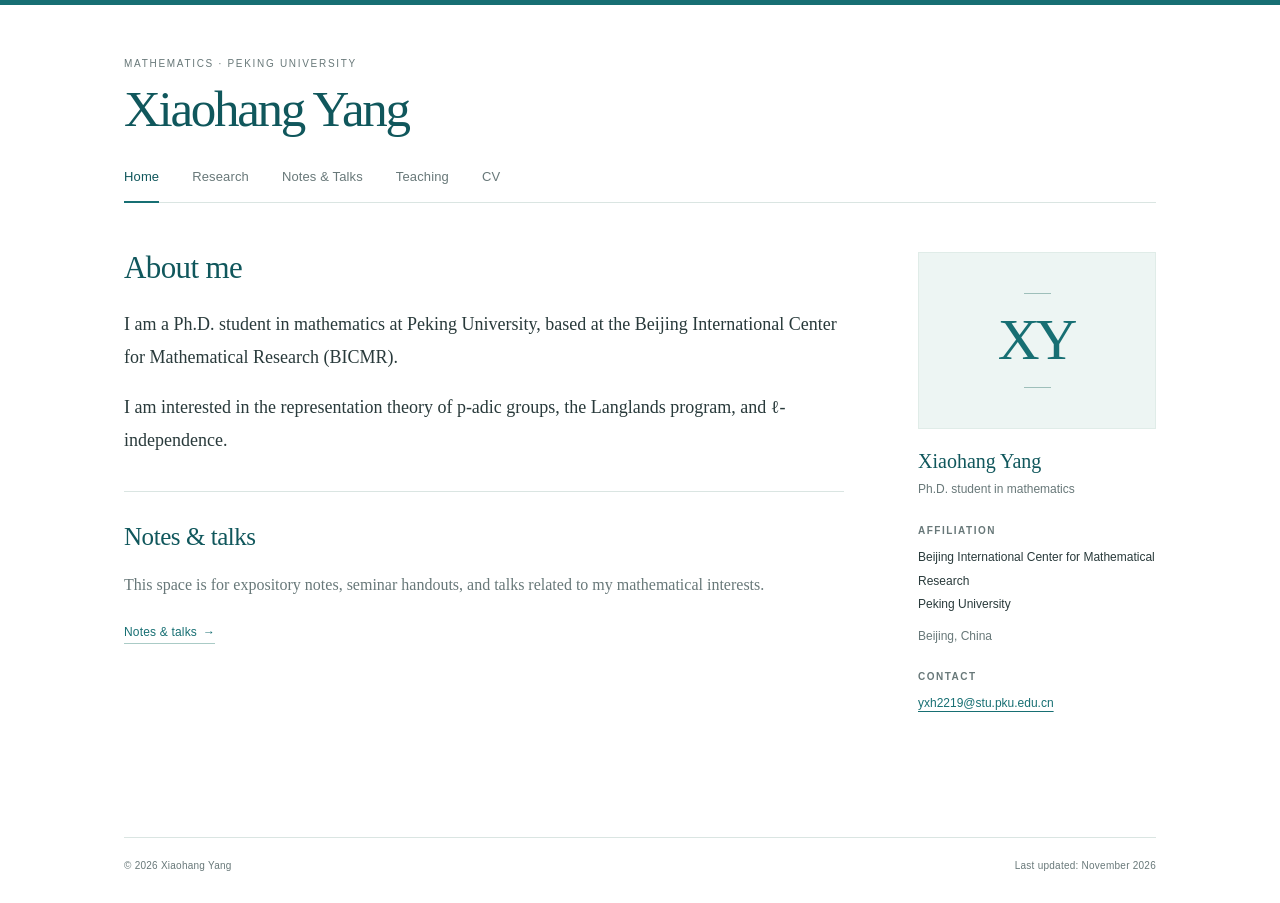
<file: index.html>
<!doctype html>
<html lang="en">
<head>
  <meta charset="utf-8">
  <meta name="viewport" content="width=device-width, initial-scale=1">
  <meta name="description" content="Xiaohang Yang — Ph.D. student in mathematics, Peking University. p-adic groups &amp; ℓ-independence.">
  <meta name="author" content="Xiaohang Yang">
  <meta name="theme-color" content="#176f73">
  <meta name="color-scheme" content="light">
  <title>Xiaohang Yang | Mathematics</title>
  <link rel="stylesheet" href="assets/style.css">
</head>
<body>
  <a class="skip-link" href="#main-content">Skip to content</a>
  <header class="masthead wrapper">
    <div class="brand-row">
      <div>
        <p class="eyebrow">Mathematics · Peking University</p>
        <p class="site-name"><a href="index.html">Xiaohang Yang</a></p>
      </div>
    </div>
    <nav class="site-nav" aria-label="Main navigation"><a href="index.html" aria-current="page">Home</a><a href="research.html">Research</a><a href="notes.html">Notes &amp; Talks</a><a href="teaching.html">Teaching</a><a href="cv.html">CV</a></nav>
  </header>
  <div class="layout wrapper">
    <!-- Page content. Prefer editing site.json and running python3 build.py. -->
    <main id="main-content" tabindex="-1"><h1>About me</h1><div class="intro"><p>I am a Ph.D. student in mathematics at Peking University, based at the Beijing International Center for Mathematical Research (BICMR).</p>
<p>I am interested in the representation theory of p-adic groups, the Langlands program, and ℓ-independence.</p></div><section class="content-section bordered"><h2>Notes &amp; talks</h2><p class="quiet-note">This space is for expository notes, seminar handouts, and talks related to my mathematical interests.</p><a class="text-link" href="notes.html">Notes &amp; talks<span class="arrow" aria-hidden="true">→</span></a></section></main>
    <aside class="sidebar" aria-label="Profile and contact information"><div class="profile-visual"><div class="monogram" aria-hidden="true"><span class="monogram-initials">XY</span></div></div><p class="sidebar-name">Xiaohang Yang</p><p class="sidebar-role">Ph.D. student in mathematics</p><section class="sidebar-block"><h2>Affiliation</h2><address><span>Beijing International Center for Mathematical Research</span><span>Peking University</span></address><p class="location">Beijing, China</p></section><section class="sidebar-block"><h2>Contact</h2><p><a href="mailto:yxh2219@stu.pku.edu.cn">yxh2219@stu.pku.edu.cn</a></p></section></aside>
  </div>
  <footer class="site-footer wrapper">
    <p>© 2026 Xiaohang Yang</p>
    <p>Last updated: November 2026</p>
  </footer>
</body>
</html>
</file>
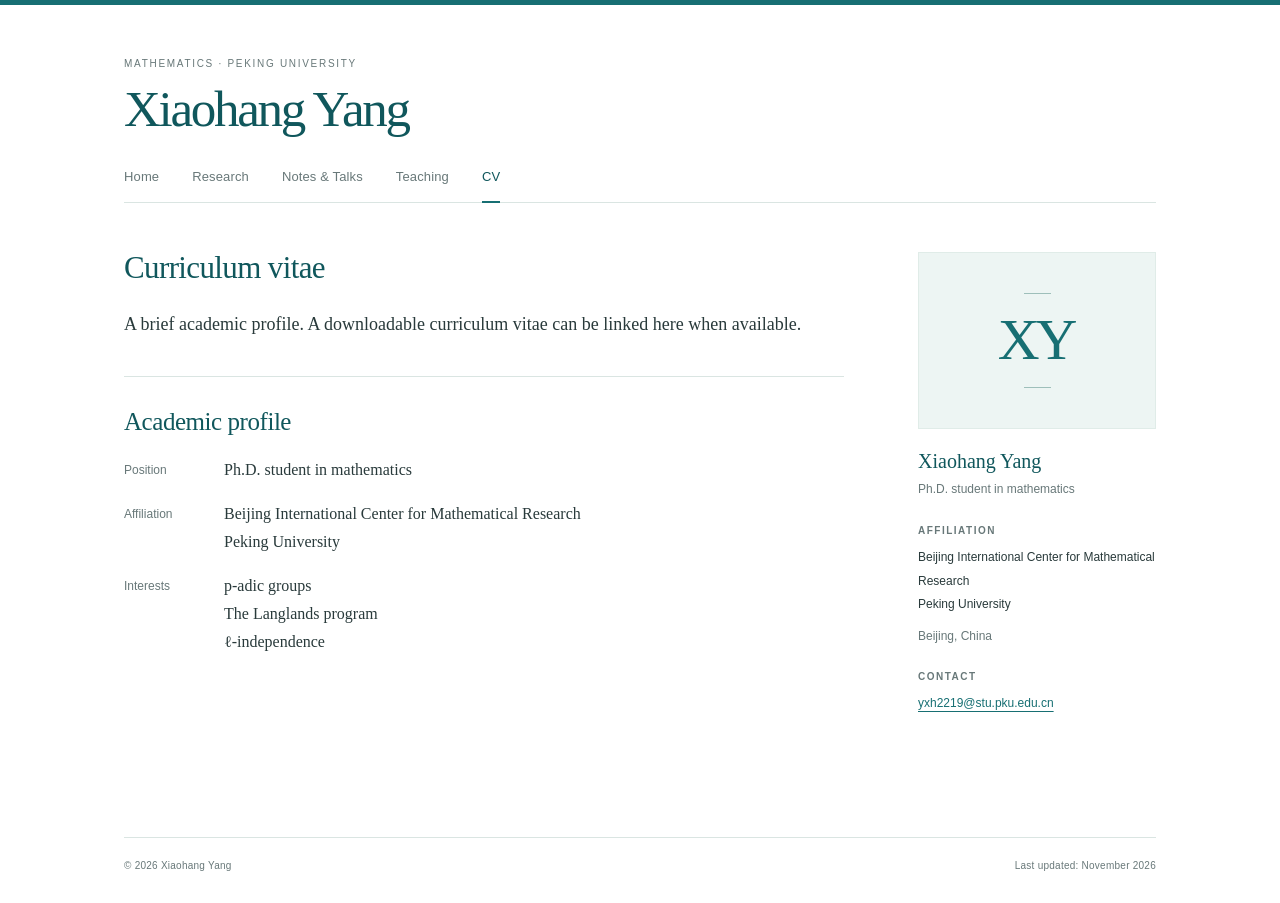
<file: cv.html>
<!doctype html>
<html lang="en">
<head>
  <meta charset="utf-8">
  <meta name="viewport" content="width=device-width, initial-scale=1">
  <meta name="description" content="Xiaohang Yang — Ph.D. student in mathematics, Peking University. p-adic groups &amp; ℓ-independence.">
  <meta name="author" content="Xiaohang Yang">
  <meta name="theme-color" content="#176f73">
  <meta name="color-scheme" content="light">
  <title>CV | Xiaohang Yang</title>
  <link rel="stylesheet" href="assets/style.css">
</head>
<body>
  <a class="skip-link" href="#main-content">Skip to content</a>
  <header class="masthead wrapper">
    <div class="brand-row">
      <div>
        <p class="eyebrow">Mathematics · Peking University</p>
        <p class="site-name"><a href="index.html">Xiaohang Yang</a></p>
      </div>
    </div>
    <nav class="site-nav" aria-label="Main navigation"><a href="index.html">Home</a><a href="research.html">Research</a><a href="notes.html">Notes &amp; Talks</a><a href="teaching.html">Teaching</a><a href="cv.html" aria-current="page">CV</a></nav>
  </header>
  <div class="layout wrapper">
    <!-- Page content. Prefer editing site.json and running python3 build.py. -->
    <main id="main-content" tabindex="-1"><h1>Curriculum vitae</h1><p class="intro">A brief academic profile. A downloadable curriculum vitae can be linked here when available.</p><section class="content-section bordered"><h2>Academic profile</h2><dl class="cv-summary"><dt>Position</dt><dd><span>Ph.D. student in mathematics</span></dd><dt>Affiliation</dt><dd><span>Beijing International Center for Mathematical Research</span><span>Peking University</span></dd><dt>Interests</dt><dd><span>p-adic groups</span><span>The Langlands program</span><span>ℓ-independence</span></dd></dl></section></main>
    <aside class="sidebar" aria-label="Profile and contact information"><div class="profile-visual"><div class="monogram" aria-hidden="true"><span class="monogram-initials">XY</span></div></div><p class="sidebar-name">Xiaohang Yang</p><p class="sidebar-role">Ph.D. student in mathematics</p><section class="sidebar-block"><h2>Affiliation</h2><address><span>Beijing International Center for Mathematical Research</span><span>Peking University</span></address><p class="location">Beijing, China</p></section><section class="sidebar-block"><h2>Contact</h2><p><a href="mailto:yxh2219@stu.pku.edu.cn">yxh2219@stu.pku.edu.cn</a></p></section></aside>
  </div>
  <footer class="site-footer wrapper">
    <p>© 2026 Xiaohang Yang</p>
    <p>Last updated: November 2026</p>
  </footer>
</body>
</html>
</file>
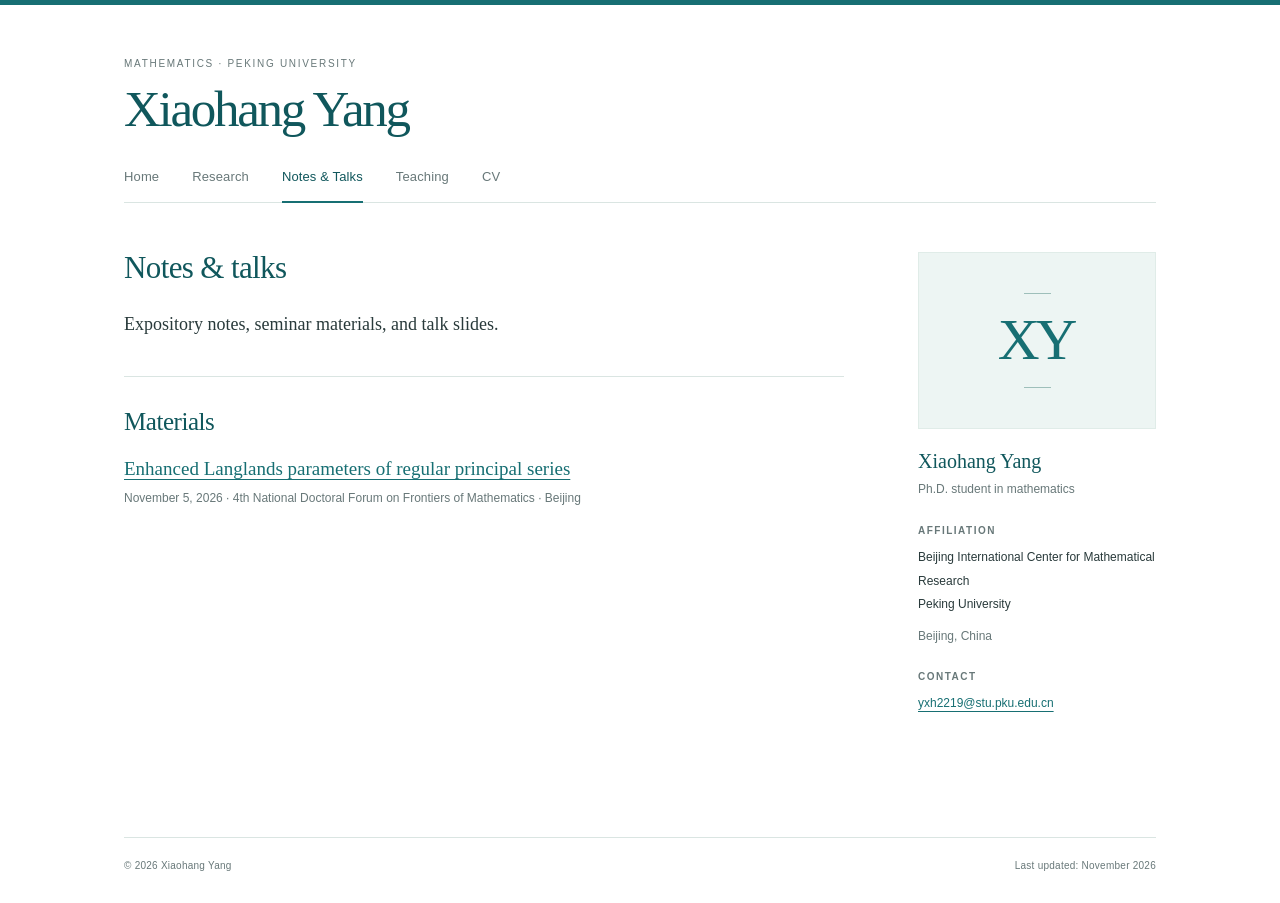
<file: notes.html>
<!doctype html>
<html lang="en">
<head>
  <meta charset="utf-8">
  <meta name="viewport" content="width=device-width, initial-scale=1">
  <meta name="description" content="Xiaohang Yang — Ph.D. student in mathematics, Peking University. p-adic groups &amp; ℓ-independence.">
  <meta name="author" content="Xiaohang Yang">
  <meta name="theme-color" content="#176f73">
  <meta name="color-scheme" content="light">
  <title>Notes &amp; Talks | Xiaohang Yang</title>
  <link rel="stylesheet" href="assets/style.css">
</head>
<body>
  <a class="skip-link" href="#main-content">Skip to content</a>
  <header class="masthead wrapper">
    <div class="brand-row">
      <div>
        <p class="eyebrow">Mathematics · Peking University</p>
        <p class="site-name"><a href="index.html">Xiaohang Yang</a></p>
      </div>
    </div>
    <nav class="site-nav" aria-label="Main navigation"><a href="index.html">Home</a><a href="research.html">Research</a><a href="notes.html" aria-current="page">Notes &amp; Talks</a><a href="teaching.html">Teaching</a><a href="cv.html">CV</a></nav>
  </header>
  <div class="layout wrapper">
    <!-- Page content. Prefer editing site.json and running python3 build.py. -->
    <main id="main-content" tabindex="-1"><h1>Notes & talks</h1><p class="intro">Expository notes, seminar materials, and talk slides.</p><section class="content-section bordered"><h2>Materials</h2><ul class="entries"><li class="entry"><h3><a href="files/talks/enhanced-langlands-parameters-2026-11-05.pdf">Enhanced Langlands parameters of regular principal series</a></h3><p class="entry-meta">November 5, 2026 · 4th National Doctoral Forum on Frontiers of Mathematics · Beijing</p></li></ul></section></main>
    <aside class="sidebar" aria-label="Profile and contact information"><div class="profile-visual"><div class="monogram" aria-hidden="true"><span class="monogram-initials">XY</span></div></div><p class="sidebar-name">Xiaohang Yang</p><p class="sidebar-role">Ph.D. student in mathematics</p><section class="sidebar-block"><h2>Affiliation</h2><address><span>Beijing International Center for Mathematical Research</span><span>Peking University</span></address><p class="location">Beijing, China</p></section><section class="sidebar-block"><h2>Contact</h2><p><a href="mailto:yxh2219@stu.pku.edu.cn">yxh2219@stu.pku.edu.cn</a></p></section></aside>
  </div>
  <footer class="site-footer wrapper">
    <p>© 2026 Xiaohang Yang</p>
    <p>Last updated: November 2026</p>
  </footer>
</body>
</html>
</file>
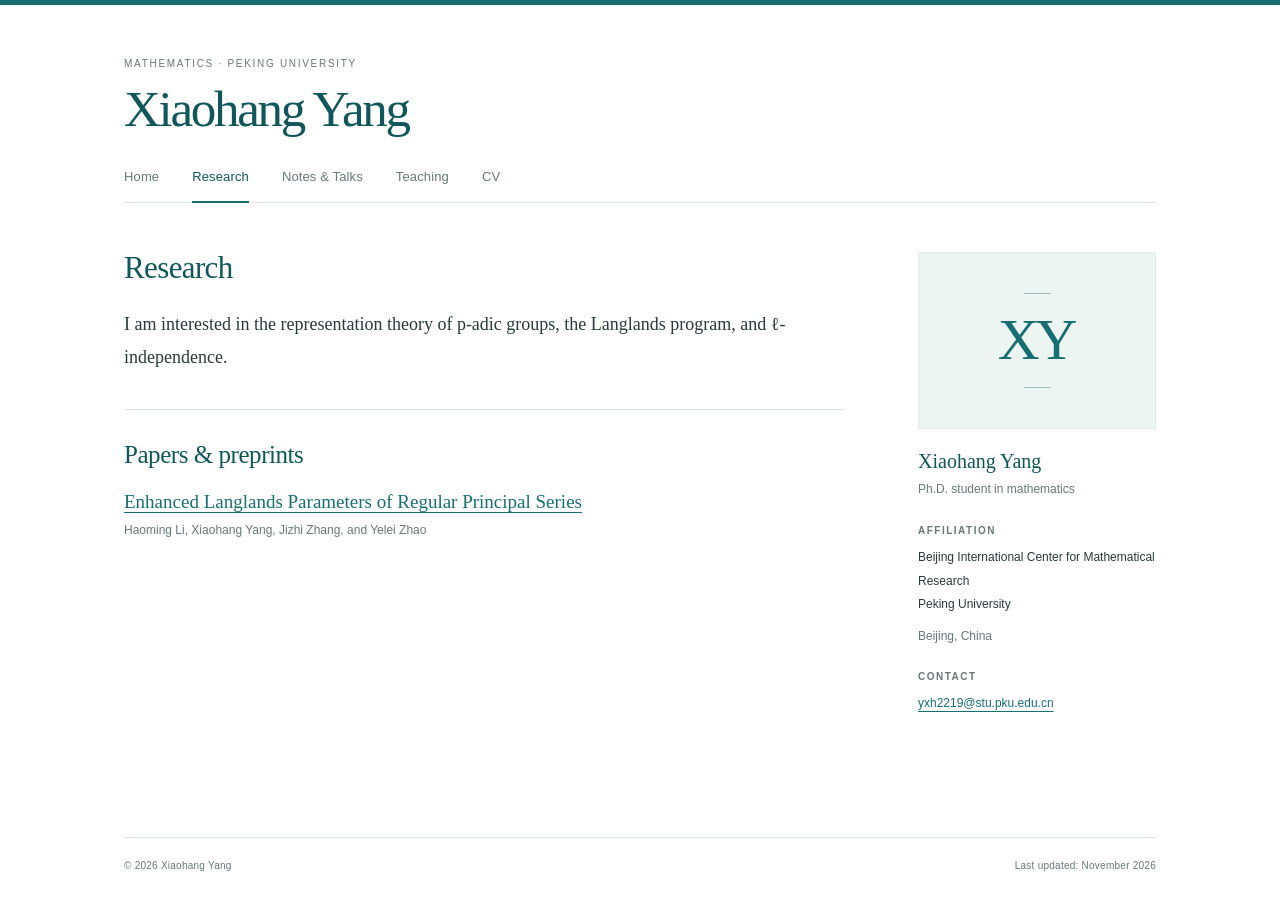
<file: research.html>
<!doctype html>
<html lang="en">
<head>
  <meta charset="utf-8">
  <meta name="viewport" content="width=device-width, initial-scale=1">
  <meta name="description" content="Xiaohang Yang — Ph.D. student in mathematics, Peking University. p-adic groups &amp; ℓ-independence.">
  <meta name="author" content="Xiaohang Yang">
  <meta name="theme-color" content="#176f73">
  <meta name="color-scheme" content="light">
  <title>Research | Xiaohang Yang</title>
  <link rel="stylesheet" href="assets/style.css">
</head>
<body>
  <a class="skip-link" href="#main-content">Skip to content</a>
  <header class="masthead wrapper">
    <div class="brand-row">
      <div>
        <p class="eyebrow">Mathematics · Peking University</p>
        <p class="site-name"><a href="index.html">Xiaohang Yang</a></p>
      </div>
    </div>
    <nav class="site-nav" aria-label="Main navigation"><a href="index.html">Home</a><a href="research.html" aria-current="page">Research</a><a href="notes.html">Notes &amp; Talks</a><a href="teaching.html">Teaching</a><a href="cv.html">CV</a></nav>
  </header>
  <div class="layout wrapper">
    <!-- Page content. Prefer editing site.json and running python3 build.py. -->
    <main id="main-content" tabindex="-1"><h1>Research</h1><p class="intro">I am interested in the representation theory of p-adic groups, the Langlands program, and ℓ-independence.</p><section class="content-section bordered"><h2>Papers &amp; preprints</h2><ul class="entries"><li class="entry"><h3><a href="https://arxiv.org/abs/2610.29471">Enhanced Langlands Parameters of Regular Principal Series</a></h3><p class="entry-meta">Haoming Li, Xiaohang Yang, Jizhi Zhang, and Yelei Zhao</p></li></ul></section></main>
    <aside class="sidebar" aria-label="Profile and contact information"><div class="profile-visual"><div class="monogram" aria-hidden="true"><span class="monogram-initials">XY</span></div></div><p class="sidebar-name">Xiaohang Yang</p><p class="sidebar-role">Ph.D. student in mathematics</p><section class="sidebar-block"><h2>Affiliation</h2><address><span>Beijing International Center for Mathematical Research</span><span>Peking University</span></address><p class="location">Beijing, China</p></section><section class="sidebar-block"><h2>Contact</h2><p><a href="mailto:yxh2219@stu.pku.edu.cn">yxh2219@stu.pku.edu.cn</a></p></section></aside>
  </div>
  <footer class="site-footer wrapper">
    <p>© 2026 Xiaohang Yang</p>
    <p>Last updated: November 2026</p>
  </footer>
</body>
</html>
</file>
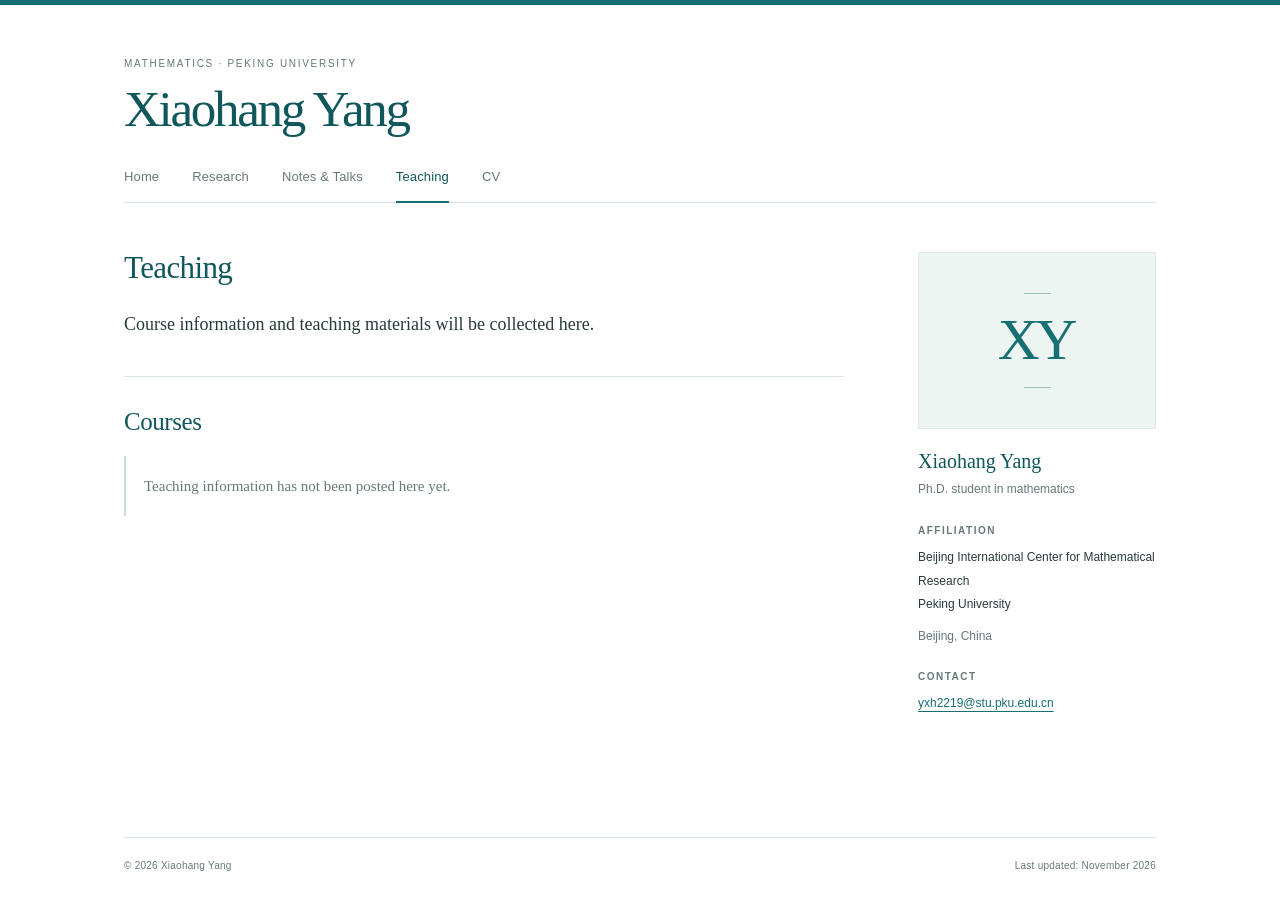
<file: teaching.html>
<!doctype html>
<html lang="en">
<head>
  <meta charset="utf-8">
  <meta name="viewport" content="width=device-width, initial-scale=1">
  <meta name="description" content="Xiaohang Yang — Ph.D. student in mathematics, Peking University. p-adic groups &amp; ℓ-independence.">
  <meta name="author" content="Xiaohang Yang">
  <meta name="theme-color" content="#176f73">
  <meta name="color-scheme" content="light">
  <title>Teaching | Xiaohang Yang</title>
  <link rel="stylesheet" href="assets/style.css">
</head>
<body>
  <a class="skip-link" href="#main-content">Skip to content</a>
  <header class="masthead wrapper">
    <div class="brand-row">
      <div>
        <p class="eyebrow">Mathematics · Peking University</p>
        <p class="site-name"><a href="index.html">Xiaohang Yang</a></p>
      </div>
    </div>
    <nav class="site-nav" aria-label="Main navigation"><a href="index.html">Home</a><a href="research.html">Research</a><a href="notes.html">Notes &amp; Talks</a><a href="teaching.html" aria-current="page">Teaching</a><a href="cv.html">CV</a></nav>
  </header>
  <div class="layout wrapper">
    <!-- Page content. Prefer editing site.json and running python3 build.py. -->
    <main id="main-content" tabindex="-1"><h1>Teaching</h1><p class="intro">Course information and teaching materials will be collected here.</p><section class="content-section bordered"><h2>Courses</h2><div class="empty-state"><p>Teaching information has not been posted here yet.</p></div></section></main>
    <aside class="sidebar" aria-label="Profile and contact information"><div class="profile-visual"><div class="monogram" aria-hidden="true"><span class="monogram-initials">XY</span></div></div><p class="sidebar-name">Xiaohang Yang</p><p class="sidebar-role">Ph.D. student in mathematics</p><section class="sidebar-block"><h2>Affiliation</h2><address><span>Beijing International Center for Mathematical Research</span><span>Peking University</span></address><p class="location">Beijing, China</p></section><section class="sidebar-block"><h2>Contact</h2><p><a href="mailto:yxh2219@stu.pku.edu.cn">yxh2219@stu.pku.edu.cn</a></p></section></aside>
  </div>
  <footer class="site-footer wrapper">
    <p>© 2026 Xiaohang Yang</p>
    <p>Last updated: November 2026</p>
  </footer>
</body>
</html>
</file>
<file: assets/style.css>
/* A quiet academic layout. Original design; no external fonts or libraries.
   To adjust the blue-green colour, edit --accent and --accent-dark below. */
:root {
  color-scheme: light;
  --accent: #176f73;
  --accent-dark: #10575c;
  --accent-soft: #edf5f3;
  --ink: #293a3b;
  --muted: #687879;
  --line: #dae5e2;
  --paper: #ffffff;
  --serif: Georgia, "Iowan Old Style", "Palatino Linotype", "Book Antiqua", "Times New Roman", "Songti SC", serif;
  --sans: -apple-system, BlinkMacSystemFont, "Segoe UI", Arial, "PingFang SC", "Microsoft YaHei", sans-serif;
}
* { box-sizing: border-box; }
html { border-top: 5px solid var(--accent); scroll-behavior: smooth; }
body {
  margin: 0;
  background: var(--paper);
  color: var(--ink);
  font-family: var(--serif);
  font-size: 17px;
  line-height: 1.75;
  -webkit-font-smoothing: antialiased;
}
a { color: var(--accent); text-decoration-thickness: 1px; text-underline-offset: 4px; }
a:hover { color: var(--accent-dark); }
a:focus-visible { outline: 2px solid var(--accent); outline-offset: 5px; border-radius: 2px; }
::selection { background: #d2e9e5; color: #173f42; }
.wrapper { width: min(1032px, calc(100% - 96px)); margin-inline: auto; }
.skip-link {
  position: fixed; left: 20px; top: -100px; padding: 9px 16px; z-index: 10;
  background: var(--accent-dark); color: white; font-family: var(--sans); font-size: 14px;
}
.skip-link:focus { top: 15px; color: white; }
.masthead { padding-top: 51px; }
.brand-row { display: flex; align-items: end; justify-content: space-between; gap: 32px; }
.eyebrow {
  margin: 0 0 9px; font-family: var(--sans); color: var(--muted);
  font-size: 10px; font-weight: 500; letter-spacing: .17em; line-height: 1.6; text-transform: uppercase;
}
.site-name { margin: 0; font-size: clamp(37px, 4.3vw, 51px); line-height: 1.12; font-weight: 400; letter-spacing: -.045em; }
.site-name a { color: var(--accent-dark); text-decoration: none; }
.chinese-name { margin-left: 12px; font-size: .46em; letter-spacing: .07em; white-space: nowrap; }
.tagline { max-width: 245px; margin: 0 0 5px; color: var(--muted); font-size: 15px; font-style: italic; text-align: right; line-height: 1.6; }
.site-nav { display: flex; gap: 33px; margin-top: 29px; border-bottom: 1px solid var(--line); }
.site-nav a {
  position: relative; padding: 0 0 15px; color: var(--muted); text-decoration: none;
  font-family: var(--sans); font-size: 13px; line-height: 1.5; letter-spacing: .01em;
}
.site-nav a:hover, .site-nav a[aria-current="page"] { color: var(--accent-dark); }
.site-nav a[aria-current="page"]::after {
  content: ""; position: absolute; height: 2px; background: var(--accent); bottom: -1px; left: 0; right: 0;
}
.layout { display: grid; grid-template-columns: minmax(0, 1fr) 238px; column-gap: 74px; padding-top: 44px; padding-bottom: 58px; min-height: 634px; }
main { min-width: 0; }
h1, h2, h3 { color: var(--accent-dark); font-weight: 400; line-height: 1.35; }
h1 { font-size: 31px; letter-spacing: -.02em; margin: 0 0 20px; }
h2 { font-size: 25px; letter-spacing: -.018em; margin: 0 0 17px; }
h3 { font-size: 19px; margin: 0 0 4px; }
p { margin: 0 0 17px; }
.intro { font-size: 18px; line-height: 1.82; }
.intro p:last-child { margin-bottom: 0; }
.content-section { margin-top: 35px; }
.content-section.bordered { padding-top: 28px; border-top: 1px solid var(--line); }
.research-list { margin: 0; padding: 0; }
.research-item { list-style: none; margin: 0 0 15px; }
.research-item h3 { font-size: 18px; }
.research-item h3 a { text-decoration: none; }
.research-item h3 a:hover { text-decoration: underline; }
.research-item p { color: var(--muted); font-size: 15px; line-height: 1.7; margin: 0; }
.text-link { display: inline-block; font-family: var(--sans); font-size: 12px; letter-spacing: .015em; text-decoration: none; border-bottom: 1px solid #aacbc6; }
.text-link:hover { border-color: var(--accent); }
.arrow { display: inline-block; margin-left: 6px; }
.sidebar { align-self: start; padding-top: 5px; }
.monogram {
  display: flex; align-items: center; justify-content: center; flex-direction: column;
  width: 100%; aspect-ratio: 1.34; background: var(--accent-soft); border: 1px solid #e0ece8;
  color: var(--accent); position: relative;
}
.monogram::before, .monogram::after { content: ""; height: 1px; width: 27px; background: #9ebfba; }
.monogram-initials { font-size: 58px; font-weight: 400; letter-spacing: -.07em; line-height: 1.6; margin-left: -.05em; }
.profile-photo { display: block; width: 100%; height: auto; max-height: 315px; object-fit: cover; object-position: center; }
.sidebar-name { margin: 18px 0 0; font-size: 20px; line-height: 1.45; color: var(--accent-dark); }
.sidebar-role { margin: 3px 0 23px; font-family: var(--sans); color: var(--muted); font-size: 12px; line-height: 1.8; }
.sidebar-block { margin-top: 21px; }
.sidebar-block h2 { margin: 0 0 9px; font-family: var(--sans); text-transform: uppercase; letter-spacing: .15em; font-size: 10px; font-weight: 600; color: var(--muted); }
.sidebar-block p, .sidebar-block address { font-family: var(--sans); font-size: 12px; line-height: 1.95; font-style: normal; margin: 0; }
.sidebar-block address span { display: block; }
.sidebar-block .location { margin-top: 9px; color: var(--muted); }
.sidebar-block a { overflow-wrap: anywhere; }
.sidebar-links { display: flex; gap: 15px; flex-wrap: wrap; }
.quiet-note { color: var(--muted); font-size: 16px; }
.empty-state { padding: 17px 0 17px 18px; border-left: 2px solid #c9ddda; font-size: 15px; color: var(--muted); }
.empty-state p { margin: 0; }
.topic { margin: 0 0 25px; padding-bottom: 24px; border-bottom: 1px solid var(--line); }
.topic:last-child { padding-bottom: 0; border: 0; margin-bottom: 0; }
.topic p { margin: 6px 0 0; font-size: 17px; }
.entries { list-style: none; padding: 0; margin: 0; }
.entry { margin-bottom: 24px; padding-bottom: 24px; border-bottom: 1px solid var(--line); }
.entry:last-child { border-bottom: 0; padding-bottom: 0; }
.entry .entry-meta { font-family: var(--sans); color: var(--muted); font-size: 12px; margin: 6px 0; }
.entry .entry-description { margin: 10px 0 0; font-size: 15px; }
.entry-links { display: flex; flex-wrap: wrap; gap: 16px; margin-top: 9px; font-family: var(--sans); font-size: 12px; }
.cv-summary { display: grid; grid-template-columns: 100px minmax(0, 1fr); row-gap: 16px; margin: 0; }
.cv-summary dt { color: var(--muted); font-family: var(--sans); font-size: 12px; padding-top: 4px; }
.cv-summary dd { margin: 0; font-size: 16px; }
.cv-summary dd span { display: block; }
.download-link { display: inline-block; border: 1px solid #b6d1cc; padding: 7px 15px; text-decoration: none; font-family: var(--sans); font-size: 13px; margin-top: 8px; }
.download-link:hover { background: var(--accent-soft); }
.site-footer {
  display: flex; justify-content: space-between; gap: 20px; border-top: 1px solid var(--line);
  padding: 19px 0 29px; color: var(--muted); font-family: var(--sans); font-size: 10px; letter-spacing: .025em;
}
.site-footer p { margin: 0; }
@media (min-width: 1500px) { .masthead { padding-top: 65px; } }
@media (max-width: 860px) {
  .wrapper { width: calc(100% - 64px); }
  .layout { grid-template-columns: minmax(0, 1fr) 208px; gap: 38px; }
  .site-name { font-size: 43px; }
  .intro { font-size: 17px; }
}
@media (max-width: 640px) {
  .wrapper { width: calc(100% - 40px); }
  .masthead { padding-top: 31px; }
  .brand-row { display: block; }
  .site-name { font-size: 39px; }
  .tagline { max-width: none; margin: 11px 0 0; text-align: left; font-size: 13px; }
  .eyebrow { font-size: 9px; letter-spacing: .12em; }
  .site-nav { gap: 23px; margin-top: 24px; flex-wrap: wrap; }
  .site-nav a { font-size: 11px; padding-bottom: 12px; }
  .layout { grid-template-columns: 1fr; gap: 41px; padding-top: 30px; padding-bottom: 35px; min-height: 0; }
  h1 { font-size: 28px; margin-bottom: 17px; }
  h2 { font-size: 23px; }
  .intro { font-size: 17px; line-height: 1.85; }
  .content-section { margin-top: 30px; }
  .sidebar { padding-top: 26px; border-top: 1px solid var(--line); display: grid; grid-template-columns: 96px minmax(0,1fr); gap: 0 21px; }
  .profile-visual { grid-row: 1 / span 2; }
  .monogram { aspect-ratio: 1; }
  .monogram-initials { font-size: 38px; line-height: 1.7; }
  .monogram::before, .monogram::after { width: 18px; }
  .sidebar-name { margin: 2px 0 0; font-size: 19px; }
  .sidebar-role { margin: 2px 0 0; font-size: 11px; }
  .sidebar-block { grid-column: 2; margin-top: 17px; }
  .sidebar-block h2 { margin-bottom: 5px; }
  .sidebar-block p, .sidebar-block address { font-size: 11px; }
  .site-footer { padding: 17px 0 25px; font-size: 9px; gap: 10px; flex-wrap: wrap; }
  .cv-summary { grid-template-columns: 75px minmax(0, 1fr); column-gap: 12px; }
}
@media (max-width: 360px) {
  .site-nav { gap: 17px; }
  .site-name { font-size: 35px; }
  .wrapper { width: calc(100% - 32px); }
}
@media (prefers-reduced-motion: reduce) { html { scroll-behavior: auto; } }
@media print {
  html { border: 0; }
  body { color: #000; background: white; font-size: 12pt; }
  .wrapper { width: 100%; }
  .masthead { padding-top: 0; }
  .site-nav, .tagline, .profile-visual, .skip-link, .site-footer { display: none; }
  .layout { display: block; padding: 20px 0; }
  .sidebar { display: block; margin-top: 25px; border-top: 1px solid #ccc; padding-top: 12px; }
  .sidebar-name, .sidebar-role { display: none; }
  a, h1, h2, h3 { color: #000; }
  .content-section, .entry, .topic { break-inside: avoid; }
}
</file>
